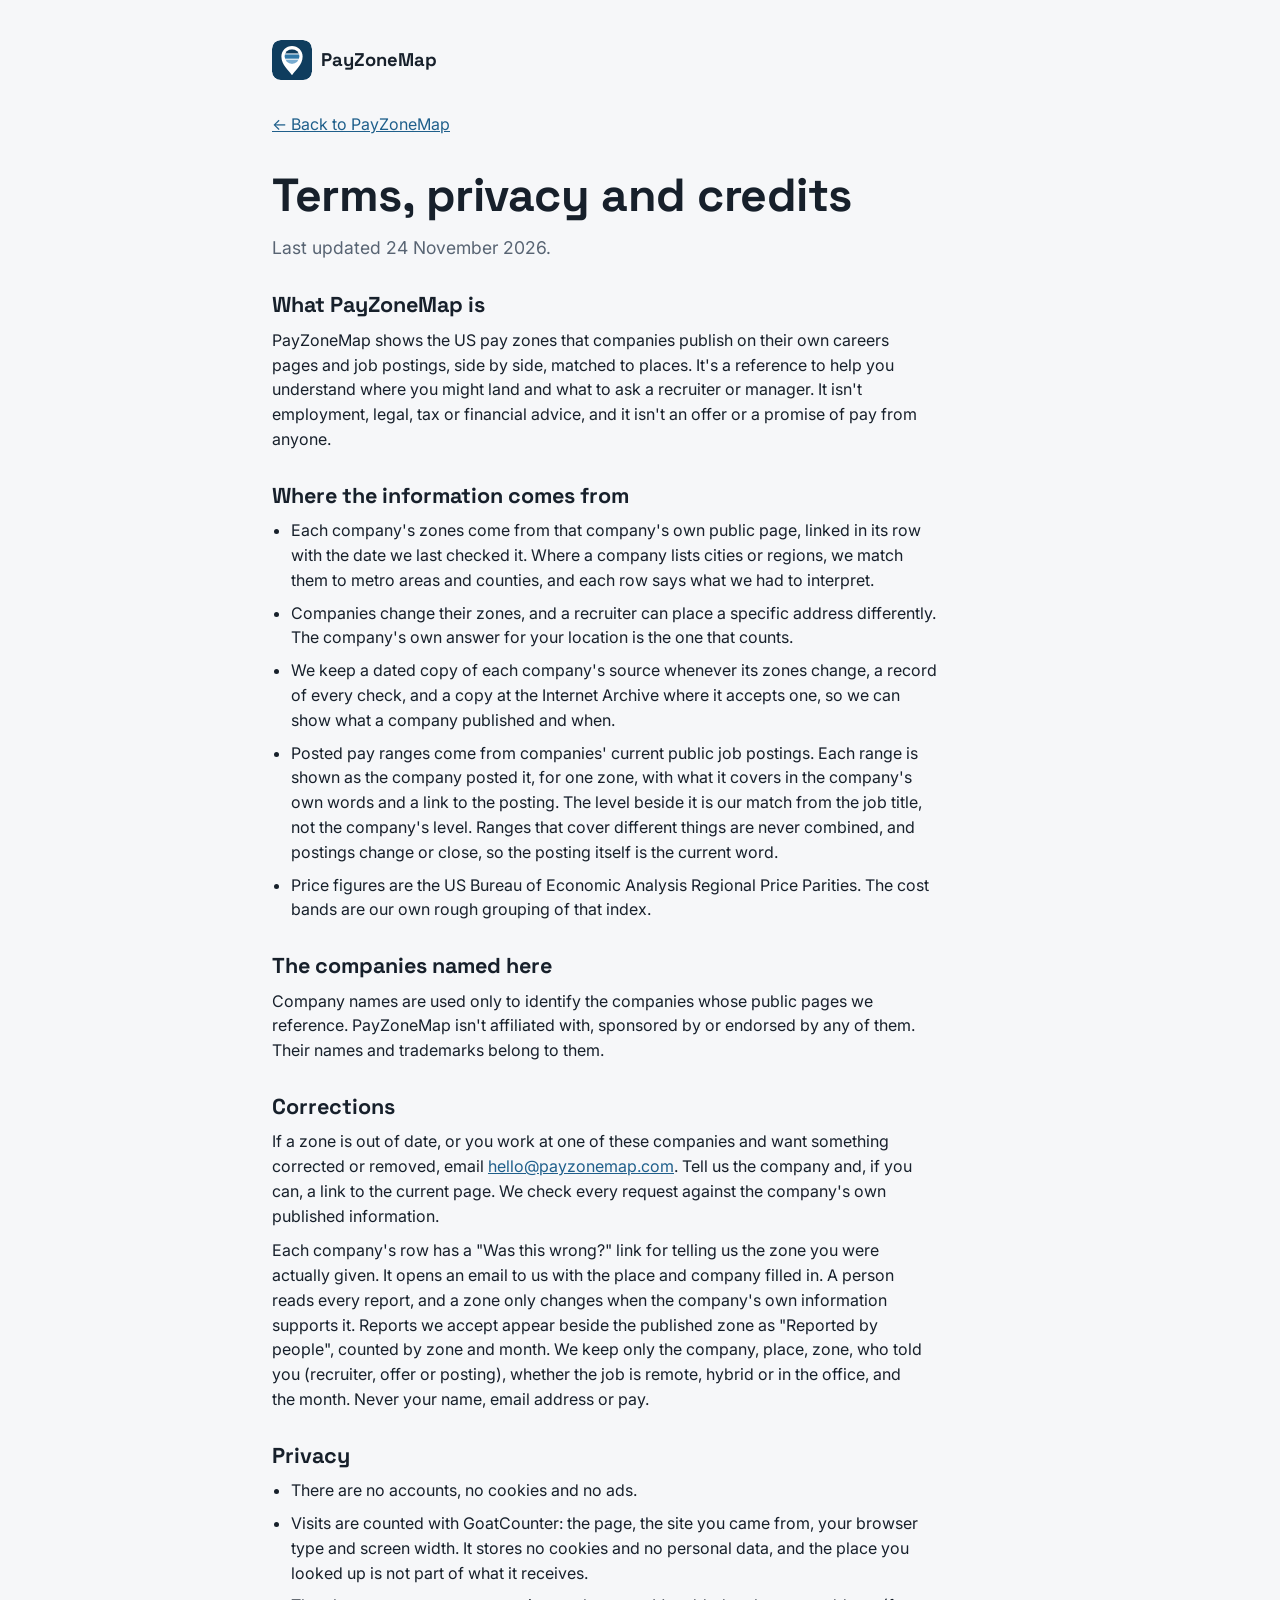
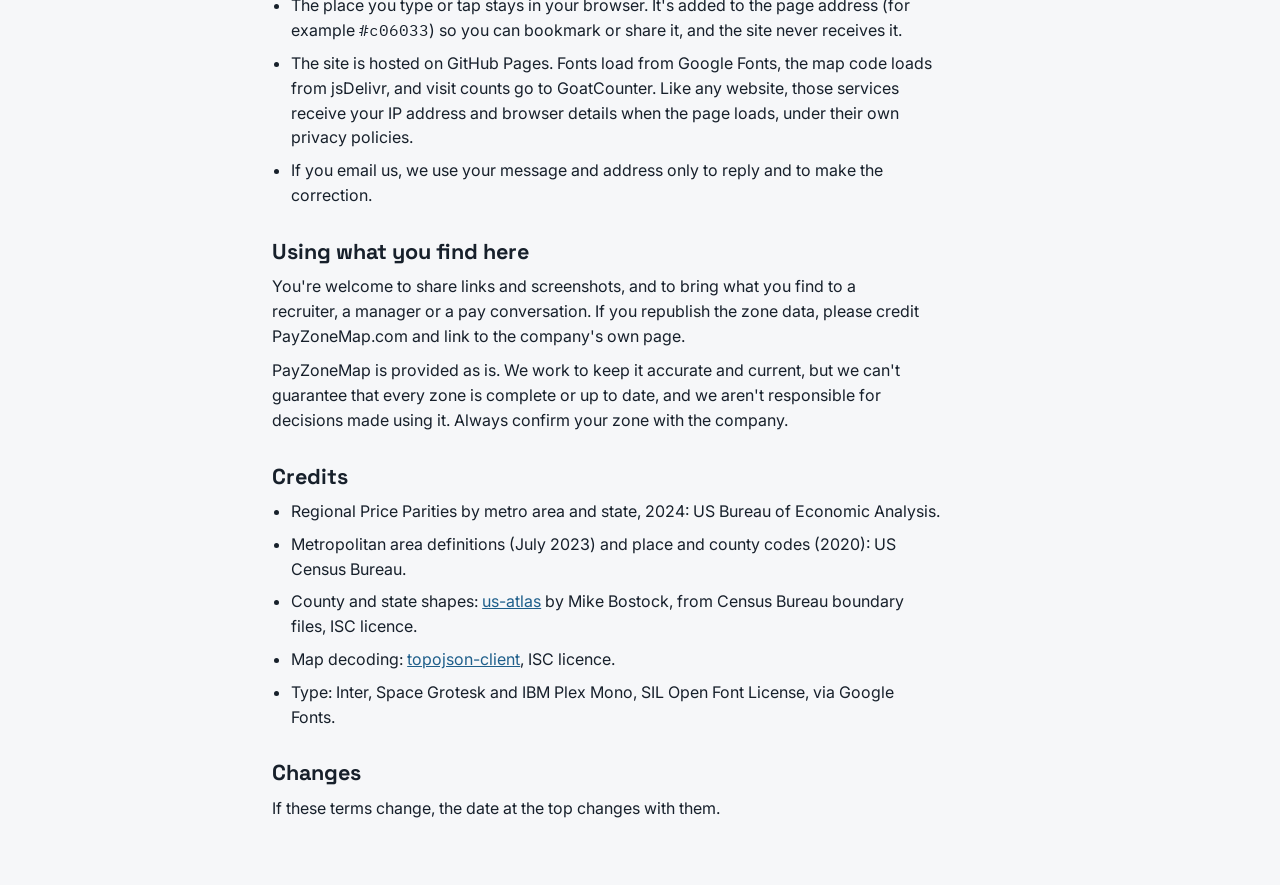
<file: terms.html>
<!doctype html>
<html lang="en">
<head>
<meta name="viewport" content="width=device-width, initial-scale=1, viewport-fit=cover">
<meta charset="utf-8">
<title>Terms, privacy and credits · PayZoneMap</title>
<meta name="claude:viewport-fit-sides" content="cover">
<meta name="description" content="PayZoneMap's terms, privacy and credits.">
<link rel="canonical" href="https://payzonemap.com/terms.html">
<meta name="theme-color" content="#f6f7f9" media="(prefers-color-scheme: light)">
<meta name="theme-color" content="#11161c" media="(prefers-color-scheme: dark)">
<link rel="icon" href="/favicon.ico" sizes="any">
<link rel="icon" type="image/svg+xml" href="/favicon.svg">
<link rel="apple-touch-icon" href="/apple-touch-icon.png">
<link rel="manifest" href="/site.webmanifest">
<meta property="og:type" content="website">
<meta property="og:site_name" content="PayZoneMap">
<meta property="og:url" content="https://payzonemap.com/terms.html">
<meta property="og:title" content="Terms, privacy and credits · PayZoneMap">
<meta property="og:description" content="PayZoneMap's terms, privacy and credits.">
<meta property="og:image" content="https://payzonemap.com/og-image.png">
<meta property="og:image:width" content="1200">
<meta property="og:image:height" content="630">
<meta property="og:image:alt" content="The PayZoneMap pin beside the words Which pay zone am I in?, and a US county map shaded by typical pay zone">
<meta name="twitter:card" content="summary_large_image">
<meta name="twitter:image" content="https://payzonemap.com/og-image.png">

<link rel="preconnect" href="https://fonts.googleapis.com">
<link rel="preconnect" href="https://fonts.gstatic.com" crossorigin>
<link rel="stylesheet" href="https://fonts.googleapis.com/css2?family=Inter:wght@400;500;600&family=Space+Grotesk:wght@500;700&family=IBM+Plex+Mono:wght@500&display=swap">
<link rel="stylesheet" href="styles.css?v=211c72c11e">
<!--
  Legal text is one document, so it lives here as a whole page instead of in
  the app.js string catalogue: a translation of terms is reviewed and
  published as a whole document, never assembled from keys.
  DRAFT 23 Nov 2026: to be read by a lawyer before launch. See CLAUDE.md.
-->

</head>
<body>
<main class="doc">
  <a class="brandmark" href="/"><img src="/brand/logo.svg" alt="" width="40" height="40"><span>PayZoneMap</span></a>
  <p><a href="./">&larr; Back to PayZoneMap</a></p>

  <header class="intro">
    <h1>Terms, privacy and credits</h1>
    <p class="lede">Last updated 24 November 2026.</p>
  </header>

  <section>
    <h2>What PayZoneMap is</h2>
    <p>PayZoneMap shows the US pay zones that companies publish on their own careers pages and job postings, side by side, matched to places. It's a reference to help you understand where you might land and what to ask a recruiter or manager. It isn't employment, legal, tax or financial advice, and it isn't an offer or a promise of pay from anyone.</p>
  </section>

  <section>
    <h2>Where the information comes from</h2>
    <ul>
      <li>Each company's zones come from that company's own public page, linked in its row with the date we last checked it. Where a company lists cities or regions, we match them to metro areas and counties, and each row says what we had to interpret.</li>
      <li>Companies change their zones, and a recruiter can place a specific address differently. The company's own answer for your location is the one that counts.</li>
      <li>We keep a dated copy of each company's source whenever its zones change, a record of every check, and a copy at the Internet Archive where it accepts one, so we can show what a company published and when.</li>
      <li>Posted pay ranges come from companies' current public job postings. Each range is shown as the company posted it, for one zone, with what it covers in the company's own words and a link to the posting. The level beside it is our match from the job title, not the company's level. Ranges that cover different things are never combined, and postings change or close, so the posting itself is the current word.</li>
      <li>Price figures are the US Bureau of Economic Analysis Regional Price Parities. The cost bands are our own rough grouping of that index.</li>
    </ul>
  </section>

  <section>
    <h2>The companies named here</h2>
    <p>Company names are used only to identify the companies whose public pages we reference. PayZoneMap isn't affiliated with, sponsored by or endorsed by any of them. Their names and trademarks belong to them.</p>
  </section>

  <section>
    <h2>Corrections</h2>
    <p>If a zone is out of date, or you work at one of these companies and want something corrected or removed, email <a href="mailto:hello@payzonemap.com">hello@payzonemap.com</a>. Tell us the company and, if you can, a link to the current page. We check every request against the company's own published information.</p>
    <p>Each company's row has a "Was this wrong?" link for telling us the zone you were actually given. It opens an email to us with the place and company filled in. A person reads every report, and a zone only changes when the company's own information supports it. Reports we accept appear beside the published zone as "Reported by people", counted by zone and month. We keep only the company, place, zone, who told you (recruiter, offer or posting), whether the job is remote, hybrid or in the office, and the month. Never your name, email address or pay.</p>
  </section>

  <section>
    <h2>Privacy</h2>
    <ul>
      <li>There are no accounts, no cookies and no ads.</li>
      <li>Visits are counted with GoatCounter: the page, the site you came from, your browser type and screen width. It stores no cookies and no personal data, and the place you looked up is not part of what it receives.</li>
      <li>The place you type or tap stays in your browser. It's added to the page address (for example <span class="num">#c06033</span>) so you can bookmark or share it, and the site never receives it.</li>
      <li>The site is hosted on GitHub Pages. Fonts load from Google Fonts, the map code loads from jsDelivr, and visit counts go to GoatCounter. Like any website, those services receive your IP address and browser details when the page loads, under their own privacy policies.</li>
      <li>If you email us, we use your message and address only to reply and to make the correction.</li>
    </ul>
  </section>

  <section>
    <h2>Using what you find here</h2>
    <p>You're welcome to share links and screenshots, and to bring what you find to a recruiter, a manager or a pay conversation. If you republish the zone data, please credit PayZoneMap.com and link to the company's own page.</p>
    <p>PayZoneMap is provided as is. We work to keep it accurate and current, but we can't guarantee that every zone is complete or up to date, and we aren't responsible for decisions made using it. Always confirm your zone with the company.</p>
  </section>

  <section>
    <h2>Credits</h2>
    <ul>
      <li>Regional Price Parities by metro area and state, 2024: US Bureau of Economic Analysis.</li>
      <li>Metropolitan area definitions (July 2023) and place and county codes (2020): US Census Bureau.</li>
      <li>County and state shapes: <a href="https://github.com/topojson/us-atlas">us-atlas</a> by Mike Bostock, from Census Bureau boundary files, ISC licence.</li>
      <li>Map decoding: <a href="https://github.com/topojson/topojson-client">topojson-client</a>, ISC licence.</li>
      <li>Type: Inter, Space Grotesk and IBM Plex Mono, SIL Open Font License, via Google Fonts.</li>
    </ul>
  </section>

  <section>
    <h2>Changes</h2>
    <p>If these terms change, the date at the top changes with them.</p>
  </section>
</main>
<script data-goatcounter="https://payzonemap.goatcounter.com/count" async src="count.js?v=792b7abd26"></script>
</body>
</html>
</file>
<file: styles.css>
/* The Claude artifact skeleton adds these; the public site needs them itself. */
body { margin: 0; }
[hidden] { display: none !important; }
/* Layout: one reading column; the place summary, then a ranked table of companies with a zone ladder per row. */
:root {
  --bg: #f6f7f9;
  --surface: #ffffff;
  --ink: #17202b;
  --muted: #586473;
  --line: #d9dee5;
  --accent: #1f5f8b;
  --accent-soft: #e3eef6;
  --rung-off: #dfe4ea;
  --warn: #8a5a00;
  --warn-soft: #fbf0d9;
  --display: "Space Grotesk", "Helvetica Neue", Arial, sans-serif;
  --body: "Inter", -apple-system, "Segoe UI", Roboto, Arial, sans-serif;
  --mono: "IBM Plex Mono", ui-monospace, "SF Mono", Menlo, monospace;
}
@media (prefers-color-scheme: dark) {
  :root:not([data-theme="light"]) {
    --bg: #11161c; --surface: #19212a; --ink: #e8edf2; --muted: #9eabb9; --line: #2c3743;
    --accent: #7dbbe6; --accent-soft: #1d3446; --rung-off: #2f3a46; --warn: #f0c46b; --warn-soft: #3a2f17;
    color-scheme: dark;
  }
}
:root[data-theme="dark"] {
  --bg: #11161c; --surface: #19212a; --ink: #e8edf2; --muted: #9eabb9; --line: #2c3743;
  --accent: #7dbbe6; --accent-soft: #1d3446; --rung-off: #2f3a46; --warn: #f0c46b; --warn-soft: #3a2f17;
  color-scheme: dark;
}
body {
  background: var(--bg); color: var(--ink); font-family: var(--body); font-size: 1rem; line-height: 1.55;
  padding-left: max(16px, env(safe-area-inset-left, 0px));
  padding-right: max(16px, env(safe-area-inset-right, 0px));
  padding-block: 2.5rem 4rem;
}
main { max-width: 60rem; margin: 0 auto; display: grid; gap: 2rem; }
h1, h2, h3 { font-family: var(--display); text-wrap: balance; margin: 0; line-height: 1.15; }
h1 { font-size: clamp(2rem, 5vw, 2.9rem); font-weight: 700; letter-spacing: -0.01em; }
h2 { font-size: 1.35rem; font-weight: 700; }
h3 { font-size: 1.05rem; font-weight: 500; }
p { margin: 0; max-width: 65ch; }
a { color: var(--accent); }
:focus-visible { outline: 3px solid var(--accent); outline-offset: 2px; border-radius: 4px; }
.intro { display: grid; gap: 0.75rem; }
.brandmark { display: inline-flex; align-items: center; gap: 0.55rem; justify-self: start; color: var(--ink); text-decoration: none; font-family: var(--display); font-weight: 700; font-size: 1.15rem; }
.brandmark img { width: 2.5rem; height: 2.5rem; border-radius: 0.55rem; }
.lede { color: var(--muted); font-size: 1.1rem; }
.num { font-family: var(--mono); font-variant-numeric: tabular-nums; }

/* Search */
.searches { display: grid; grid-template-columns: repeat(auto-fit, minmax(16rem, 1fr)); gap: 1rem 1.5rem; }
.search { display: grid; gap: 0.4rem; position: relative; min-width: 0; align-content: start; }
.zonelist { margin: 0; padding: 0; list-style: none; display: grid; gap: 0.7rem; }
.zonelist li { display: grid; gap: 0.15rem; min-width: 0; }
.zonelist .zname { font-family: var(--display); font-weight: 700; }
.zonelist .zplaces { font-size: 0.92rem; color: var(--muted); }
.mapshowing { margin: 0; font-weight: 600; }
.linkbtn { font: inherit; background: none; border: 0; padding: 0; color: var(--accent); text-decoration: underline; cursor: pointer; }
.search label { font-weight: 600; }
.search input {
  font: inherit; font-size: 1.1rem; padding: 0.75rem 0.9rem; border: 2px solid var(--line);
  border-radius: 8px; background: var(--surface); color: var(--ink); min-width: 0;
}
.search input:focus-visible { border-color: var(--accent); outline-offset: 0; }
.hint { color: var(--muted); font-size: 0.9rem; }
.options {
  position: absolute; top: 100%; left: 0; right: 0; z-index: 5; margin: 0.25rem 0 0; padding: 0.25rem;
  list-style: none; background: var(--surface); border: 1px solid var(--line); border-radius: 8px;
  max-height: 20rem; overflow-y: auto; box-shadow: 0 8px 24px rgb(0 0 0 / 0.12);
}
.options li { padding: 0.55rem 0.7rem; border-radius: 6px; cursor: pointer; display: flex; justify-content: space-between; gap: 1rem; }
.options li[aria-selected="true"], .options li:hover { background: var(--accent-soft); }
.options .kind { color: var(--muted); font-size: 0.85rem; white-space: nowrap; }

/* Place summary */
.place { display: grid; gap: 1rem; padding: 1.4rem; background: var(--surface); border: 1px solid var(--line); border-radius: 12px; }
.place .where { color: var(--muted); font-size: 0.9rem; text-transform: uppercase; letter-spacing: 0.06em; }
.facts { display: grid; grid-template-columns: repeat(auto-fit, minmax(12rem, 1fr)); gap: 1rem; }
.fact { display: grid; gap: 0.15rem; min-width: 0; }
.fact .big { font-family: var(--display); font-size: 1.7rem; font-weight: 700; }
.fact .what { color: var(--muted); font-size: 0.9rem; }
.example { color: var(--warn); background: var(--warn-soft); padding: 0.35rem 0.6rem; border-radius: 6px; justify-self: start; font-size: 0.9rem; }

/* Company table */
.tablewrap { overflow-x: auto; background: var(--surface); border: 1px solid var(--line); border-radius: 12px; }
table { border-collapse: collapse; width: 100%; min-width: 40rem; }
th, td { text-align: left; padding: 0.85rem 1rem; vertical-align: top; border-bottom: 1px solid var(--line); }
tr:last-child td { border-bottom: 0; }
th { font-size: 0.8rem; text-transform: uppercase; letter-spacing: 0.06em; color: var(--muted); font-weight: 600; }
td.co { font-weight: 600; }
.zone { font-family: var(--display); font-weight: 700; font-size: 1.1rem; }
.zone.unknown { color: var(--warn); font-family: var(--body); font-size: 1rem; font-weight: 600; }
.ladder { display: flex; gap: 3px; margin-top: 0.35rem; }
.ladder span { width: 1.4rem; height: 0.45rem; border-radius: 2px; background: var(--rung-off); }
.ladder span.on { background: var(--accent); }
.rank { font-size: 0.85rem; color: var(--muted); }
.why { font-size: 0.92rem; }
.basis { font-size: 0.85rem; margin-top: 0.3rem; }
.basis strong { font-weight: 600; }
.reported { margin-top: 0.45rem; padding: 0.35rem 0.5rem; border-left: 3px solid var(--warn); background: var(--warn-soft); font-size: 0.85rem; border-radius: 0 4px 4px 0; }
.wrong { display: inline-block; margin-top: 0.4rem; font-size: 0.85rem; }
.note { font-size: 0.85rem; color: var(--muted); margin-top: 0.3rem; }
.src { font-size: 0.85rem; }
.src .date { color: var(--muted); display: block; }

/* Map */
.mapsec { display: grid; gap: 0.8rem; }
.mapbar { display: flex; flex-wrap: wrap; gap: 0.75rem 1.25rem; align-items: end; justify-content: space-between; }
.mapbar label { font-weight: 600; display: block; margin-bottom: 0.3rem; }
.mapbar select { font: inherit; padding: 0.5rem 0.7rem; border: 2px solid var(--line); border-radius: 8px; background: var(--surface); color: var(--ink); }
.legend { display: flex; flex-wrap: wrap; gap: 0.4rem 1rem; list-style: none; margin: 0; padding: 0; font-size: 0.9rem; }
.legend li { display: flex; align-items: center; gap: 0.4rem; }
.swatch { width: 1rem; height: 1rem; border-radius: 3px; border: 1px solid var(--line); flex: none; }
.mapbox { background: var(--surface); border: 1px solid var(--line); border-radius: 12px; padding: 0.5rem; }
.mapbox svg { display: block; width: 100%; height: auto; max-width: 100%; }
.mapbox .county { stroke: var(--surface); stroke-width: 0.25; cursor: pointer; }
.mapbox .county:hover { stroke: var(--ink); stroke-width: 1; }
.mapbox .states { fill: none; stroke: var(--surface); stroke-width: 1.1; pointer-events: none; }
.mapbox .you { fill: none; stroke: var(--ink); stroke-width: 2; pointer-events: none; }
.mapcap { min-height: 1.6em; font-size: 0.95rem; }
.maploading { color: var(--muted); padding: 2rem 1rem; text-align: center; }
:root { --z0: #0f3d5e; --z1: #2f78a8; --z2: #79acd0; --z3: #c5dcec; --znone: #d9d4cb; }
@media (prefers-color-scheme: dark) { :root:not([data-theme="light"]) { --z0: #cfe6f7; --z1: #7fb6de; --z2: #3f7aa6; --z3: #1f4565; --znone: #4a4339; } }
:root[data-theme="dark"] { --z0: #cfe6f7; --z1: #7fb6de; --z2: #3f7aa6; --z3: #1f4565; --znone: #4a4339; }

.next { display: grid; gap: 0.6rem; }
.paysec { display: grid; gap: 0.8rem; }
.payfilters { display: flex; flex-wrap: wrap; gap: 0.75rem 1rem; align-items: end; }
.payfilters > div { display: grid; gap: 0.3rem; min-width: 0; }
.payfilters .grow { flex: 1 1 14rem; }
.payfilters label { font-weight: 600; font-size: 0.9rem; }
.payfilters select, .payfilters input { font: inherit; padding: 0.5rem 0.6rem; border: 2px solid var(--line); border-radius: 8px; background: var(--surface); color: var(--ink); min-width: 0; }
.paytable .amt { font-family: var(--mono); font-variant-numeric: tabular-nums; white-space: nowrap; }
.paytable .co { font-weight: 600; }
.paytable .sub { font-size: 0.85rem; color: var(--muted); }
.paycov summary { cursor: pointer; font-size: 0.92rem; }
.paycov ul { margin: 0.5rem 0 0; padding-left: 1.2rem; display: grid; gap: 0.3rem; font-size: 0.9rem; color: var(--muted); }
.tag { display: inline-block; font-size: 0.78rem; padding: 0.05rem 0.4rem; border-radius: 4px; background: var(--accent-soft); color: var(--ink); margin-top: 0.2rem; }
.doc { max-width: 46rem; }
.doc section { display: grid; gap: 0.6rem; }
.doc ul { margin: 0; padding-left: 1.2rem; display: grid; gap: 0.5rem; max-width: 65ch; }
.next ul, .about ul { margin: 0; padding-left: 1.2rem; display: grid; gap: 0.4rem; max-width: 65ch; }
.about { display: grid; gap: 0.6rem; color: var(--muted); font-size: 0.92rem; border-top: 1px solid var(--line); padding-top: 1.5rem; }
.about h2 { color: var(--ink); font-size: 1.1rem; }
@media (prefers-reduced-motion: no-preference) { .ladder span { transition: background 0.2s; } }
/* The top search's line about pay postings, under all four fields (24 Nov). */
.searchpay { margin: 0.8rem 0 0; font-weight: 600; }
/* Placeholders carry the examples that used to be hint lines (24 Nov). Muted
   ink rather than the browser's faint default, so they stay readable. */
input::placeholder { color: var(--muted); opacity: 1; }
/* Longer notes fold away (24 Nov: "keep it simple, if they want more info lets
   provide it"). The heading is the click target; the list opens under it. */
.more summary { cursor: pointer; }
.more summary h2 { display: inline; }
.more[open] summary { margin-bottom: 0.6rem; }
</file>
